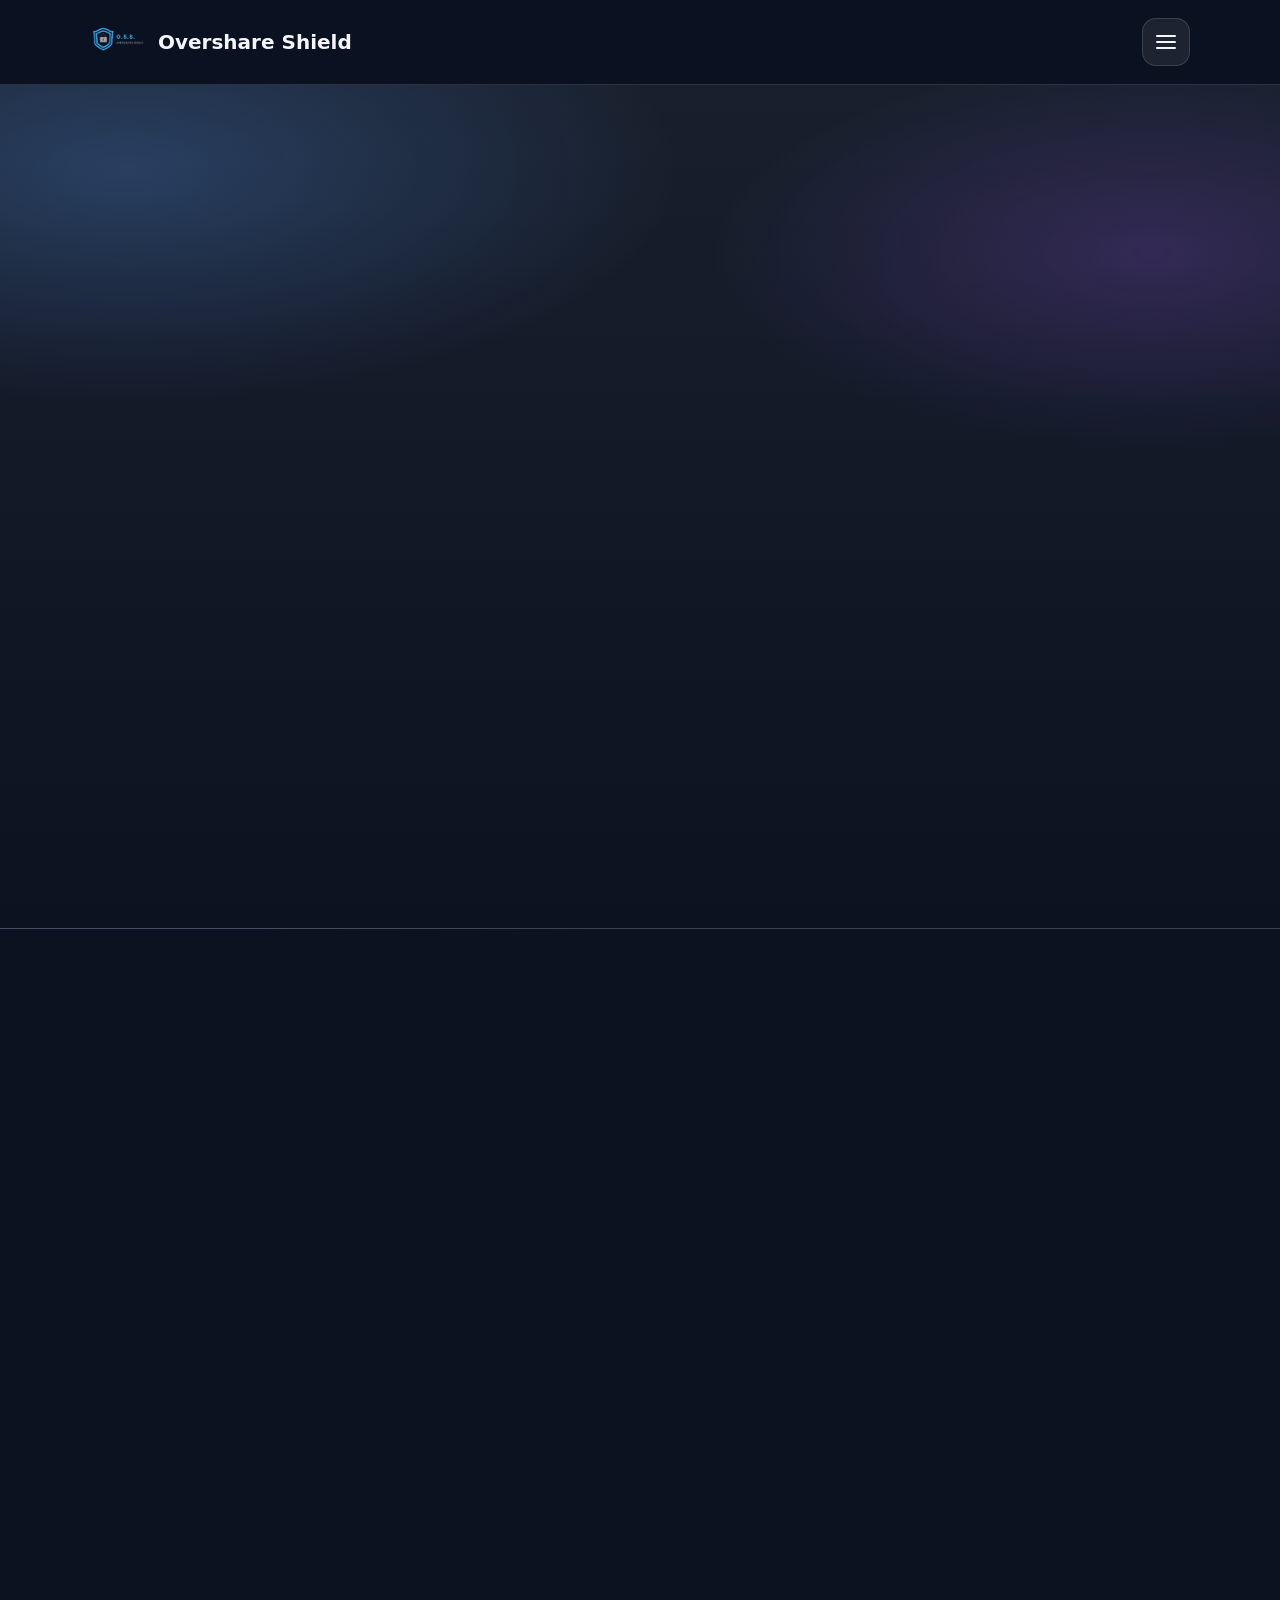
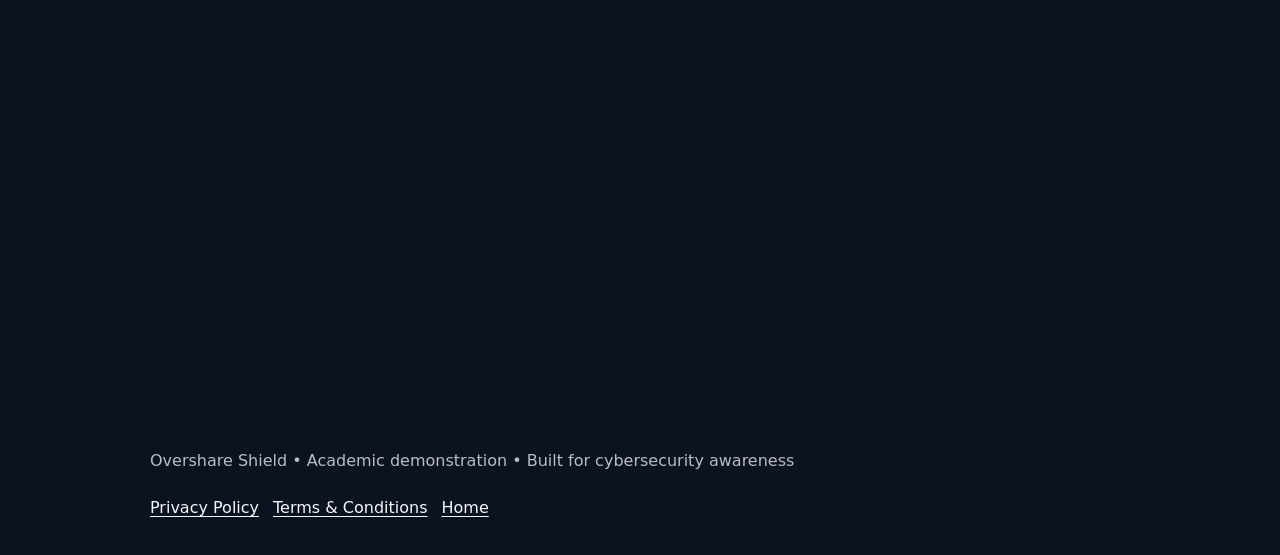
<file: docs/index.html>
<!doctype html>
<html lang="en">
<head>
  <meta charset="utf-8" />
  <meta name="viewport" content="width=device-width, initial-scale=1" />
  <title>Overshare Shield | Privacy Awareness Web App</title>
  <meta name="description" content="Overshare Shield is a web-based privacy awareness application that helps users identify oversharing risks and protect personal information online." />
  <link rel="stylesheet" href="styles.css" />
</head>

<body>
  <header class="header">
    <nav class="nav">
      <a class="brand" href="index.html#top">
        <img src="assets/images/OSS-Logo.png" alt="Overshare Shield logo" class="nav-logo">
        <span>Overshare Shield</span>
      </a>

      <button class="menu-btn" type="button" aria-label="Open menu" onclick="toggleMenu()">
        <span></span>
      </button>

      <div id="navLinks" class="nav-links-dropdown">
        <div class="nav-dropdown">
          <button class="dropdown-toggle" type="button" onclick="toggleHomeDropdown()">
            Home <span class="caret">▾</span>
          </button>

          <div id="homeDropdown" class="dropdown-menu">
            <a href="index.html#top">Overview</a>
            <a href="index.html#vision">Vision</a>
            <a href="index.html#problem">Problem</a>
            <a href="index.html#method">Methodology</a>
            <a href="index.html#diagram">System Diagram</a>
            <a href="index.html#tech-stack">Tech Stack</a>
            <a href="index.html#standards">Industry Standards</a>
            <a href="index.html#privacy">Privacy by Design</a>
            <a href="index.html#impact">Why It Matters</a>
            <a href="index.html#contact">Contact</a>
          </div>
        </div>

        <a href="process.html">Process</a>

        <a class="btn small" href="mailto:clittell@my.gcu.edu,taylor.durocher@gmail.com,bbarajas117@icloud.com,jford57@my.gcu.edu?subject=Overshare%20Shield%20Project%20Inquiry&body=Hi%20Team%2C%0A%0AI%20visited%20the%20Overshare%20Shield%20project%20site%20and%20had%20a%20question.%0A%0AName%3A%0AQuestion%3A%0A%0AThanks%2C">
          Contact the Team
        </a>
      </div>
    </nav>
  </header>

  <a id="top"></a>

  <section class="hero">
    <div class="container hero-single fade">
      <p class="tag">CLC Capstone • Web Application</p>
      <img src="assets/images/OSS-Logo.png" alt="Overshare Shield logo" class="hero-logo">
      <h1>Privacy awareness for social sharing</h1>
      <p class="subtext large">
        Overshare Shield is a privacy awareness web application designed to help users recognize when
        shared content may expose sensitive personal information. The project focuses on cybersecurity
        awareness, user consent, and privacy-first design.
      </p>

      <div class="cta-row">
        <a class="btn" href="#method">How It Works</a>
        <a class="btn ghost" href="process.html">View Process</a>
      </div>

      <div class="mini-points">
        <div class="mini-card">
          <div class="mini-title">User Controlled</div>
          <div class="mini-text">Only user-submitted content is analyzed</div>
        </div>
        <div class="mini-card">
          <div class="mini-title">Privacy First</div>
          <div class="mini-text">Built around transparency and data minimization</div>
        </div>
        <div class="mini-card">
          <div class="mini-title">Clear Results</div>
          <div class="mini-text">Privacy exposure is communicated in simple risk levels</div>
        </div>
      </div>
    </div>
  </section>

  <main class="container">
    <section id="vision" class="section fade">
      <div class="section-head">
        <h2>Vision</h2>
        <p class="muted">What Overshare Shield is ultimately designed to achieve.</p>
      </div>
      <p>
        Our vision is to empower everyday users to make safer online choices by turning privacy risks into clear,
        understandable feedback. Overshare Shield aims to promote long-term cybersecurity awareness, strengthen
        digital responsibility, and make privacy protection more accessible to non-technical users.
      </p>
    </section>

    <section id="problem" class="section fade">
      <div class="section-head">
        <h2>Problem</h2>
        <p class="muted">What we are solving.</p>
      </div>
      <p>
        Social platforms make it easy to share quickly, but many users do not realize how personal details such as
        contact information, identifiers, or location indicators can be collected and misused. Oversharing increases
        risk for phishing, identity theft, stalking, and social engineering.
      </p>
    </section>

    <section id="method" class="section fade">
      <div class="section-head">
        <h2>Methodology</h2>
        <p class="muted">How Overshare Shield works at a high level.</p>
      </div>

      <ol class="steps">
        <li><strong>User submits content</strong> for analysis.</li>
        <li><strong>Text is extracted</strong> from submitted text or images.</li>
        <li><strong>Personal identifiers are detected</strong> and classified.</li>
        <li><strong>Weighted scoring</strong> assigns higher scores to more sensitive items like phone numbers and emails.</li>
        <li><strong>Risk level output</strong> converts the score into Low, Medium, or High.</li>
        <li><strong>User control</strong> supports exporting results and deleting data.</li>
      </ol>
    </section>

    <section id="diagram" class="section fade">
      <div class="section-head">
        <h2>System Diagram</h2>
        <p class="muted">A visual overview of how Overshare Shield processes user-submitted content.</p>
      </div>

      <div class="diagram-card">
        <img src="assets/images/Process-workflow.png" alt="Overshare Shield system diagram" class="diagram-image">
      </div>
    </section>

    <section id="tech-stack" class="section fade">
      <div class="section-head">
        <h2>Tech Stack</h2>
        <p class="muted">Core technologies used to build and support the application.</p>
      </div>

      <div class="grid">
        <div class="card">
          <h3>Frontend</h3>
          <p>React and JavaScript power the user interface and interactive dashboard experience.</p>
        </div>

        <div class="card">
          <h3>Backend</h3>
          <p>FastAPI and Python manage processing logic, analysis, and communication between system components.</p>
        </div>

        <div class="card">
          <h3>Data Flow</h3>
          <p>JSON and multipart file uploads support communication between frontend input and backend analysis.</p>
        </div>

        <div class="card">
          <h3>Image Processing</h3>
          <p>Pillow is used for image handling, metadata review, and privacy-related image sanitation features.</p>
        </div>

        <div class="card">
          <h3>Validation</h3>
          <p>Pydantic supports structured validation and helps maintain clean, secure processing logic.</p>
        </div>

        <div class="card">
          <h3>Deployment Style</h3>
          <p>Overshare Shield is designed as a local-first web application to maximize privacy and reduce unnecessary exposure of user data.</p>
        </div>
      </div>
    </section>

    <section id="standards" class="section fade">
      <div class="section-head">
        <h2>Industry Standards Applied</h2>
        <p class="muted">Security and privacy guidance used in the design.</p>
      </div>

      <div class="table-wrap">
        <table class="table">
          <thead>
            <tr>
              <th>Standard</th>
              <th>Organization / Agency</th>
              <th>How it applies</th>
            </tr>
          </thead>
          <tbody>
            <tr>
              <td>ISO/IEC 27001</td>
              <td>ISO and IEC</td>
              <td>Guides secure processing and protection of user submitted data.</td>
            </tr>
            <tr>
              <td>ISO/IEC 29100</td>
              <td>ISO and IEC</td>
              <td>Supports privacy principles like data minimization and lawful processing.</td>
            </tr>
            <tr>
              <td>CCPA / CPRA</td>
              <td>State of California privacy law</td>
              <td>Supports deletion and export controls and transparency for users.</td>
            </tr>
            <tr>
              <td>COPPA</td>
              <td>Federal Trade Commission</td>
              <td>Supports safeguards for minors under 13 and consent focused design.</td>
            </tr>
            <tr>
              <td>NIST Privacy Framework</td>
              <td>NIST, U.S. Department of Commerce</td>
              <td>Aligns design to identify risks, control data use, protect data, and communicate clearly.</td>
            </tr>
          </tbody>
        </table>
      </div>
    </section>

    <section id="privacy" class="section fade">
      <div class="section-head">
        <h2>Privacy by Design</h2>
        <p class="muted">What we do to protect users from the start.</p>
      </div>

      <div class="grid">
        <div class="card">
          <h3>User Initiated Only</h3>
          <p>No background monitoring. The user decides what gets analyzed.</p>
        </div>
        <div class="card">
          <h3>Data Minimization</h3>
          <p>Only necessary content is processed to generate privacy risk feedback.</p>
        </div>
        <div class="card">
          <h3>User Control</h3>
          <p>Users can export results and delete analysis data.</p>
        </div>
      </div>

      <details class="details">
        <summary>View sample consent language</summary>
        <div class="details-body">
          <p><strong>Consent to Analyze Content</strong></p>
          <p>
            Overshare Shield analyzes content you voluntarily submit to identify potential privacy risks.
            No automatic data collection occurs. All analysis is initiated by you.
          </p>

          <p><strong>By continuing, you acknowledge:</strong></p>
          <ul>
            <li>You are submitting content voluntarily for privacy analysis.</li>
            <li>Only the content you provide will be processed.</li>
            <li>You may delete or export analysis results at any time.</li>
            <li>No data will be shared externally without your consent.</li>
            <li>If you are under 13, parental permission is required.</li>
          </ul>

          <p>
            This process aligns with privacy standards including ISO/IEC 27001, ISO/IEC 29100,
            CCPA/CPRA, COPPA, and the NIST Privacy Framework.
          </p>

          <p><strong>Consent options:</strong></p>
          <p>☐ I Consent</p>
          <p>✖ I Cancel</p>
        </div>
      </details>
    </section>

    <section id="impact" class="section fade">
      <div class="section-head">
        <h2>Why It Matters</h2>
        <p class="muted">Why Overshare Shield is important in today’s digital environment.</p>
      </div>

      <div class="grid">
        <div class="card">
          <h3>Prevents Oversharing Before It Happens</h3>
          <p>Many users share personal details online without realizing the risks. Overshare Shield helps identify those risks before content is posted or shared further.</p>
        </div>

        <div class="card">
          <h3>Reduces Real Cybersecurity Threats</h3>
          <p>Exposed personal information can contribute to phishing, identity theft, cyberstalking, and social engineering. The platform helps users recognize and reduce that exposure early.</p>
        </div>

        <div class="card">
          <h3>Makes Privacy Easy to Understand</h3>
          <p>Privacy tools are often too technical for everyday users. Overshare Shield turns complex risk into simple, actionable feedback that users can actually understand and use.</p>
        </div>

        <div class="card">
          <h3>Supports Digital Responsibility</h3>
          <p>The project encourages better online decision-making by helping users understand how their posts, images, and personal details may affect their security and privacy.</p>
        </div>
      </div>
    </section>

    <section id="contact" class="section fade">
      <div class="section-head">
        <h2>Contact</h2>
        <p class="muted">Questions about the project, design, or compliance approach.</p>
      </div>

      <div><strong>Team Emails:</strong></div>
      <div>clittell@my.gcu.edu</div>
      <div>taylor.durocher@gmail.com</div>
      <div>bbarajas117@icloud.com</div>
      <div>jford57@my.gcu.edu</div>

      <div class="cta-row" style="margin-top:14px;">
        <a class="btn" href="mailto:clittell@my.gcu.edu,taylor.durocher@gmail.com,bbarajas117@icloud.com,jford57@my.gcu.edu?subject=Overshare%20Shield%20Project%20Inquiry&body=Hi%20Team%2C%0A%0AI%20visited%20the%20Overshare%20Shield%20project%20site%20and%20had%20a%20question.%0A%0AName%3A%0AQuestion%3A%0A%0AThanks%2C">Email the Team</a>
        <a class="btn ghost" href="#top">Back to Top</a>
      </div>
    </section>

    <footer class="footer">
      <div class="footer-row">
        <p class="muted">
          Overshare Shield • Academic demonstration • Built for cybersecurity awareness
        </p>

        <div class="footer-links">
          <a class="link" href="assets/pdfs/Overshare Shied Privacy Policy (1).pdf" target="_blank" rel="noopener">Privacy Policy</a>
          <a class="link" href="assets/pdfs/Overshare Shield Terms of Use (1).pdf" target="_blank" rel="noopener">Terms & Conditions</a>
          <a class="link" href="index.html">Home</a>
        </div>
      </div>
    </footer>
  </main>

  <script src="site.js"></script>
</body>
</html>
</file>
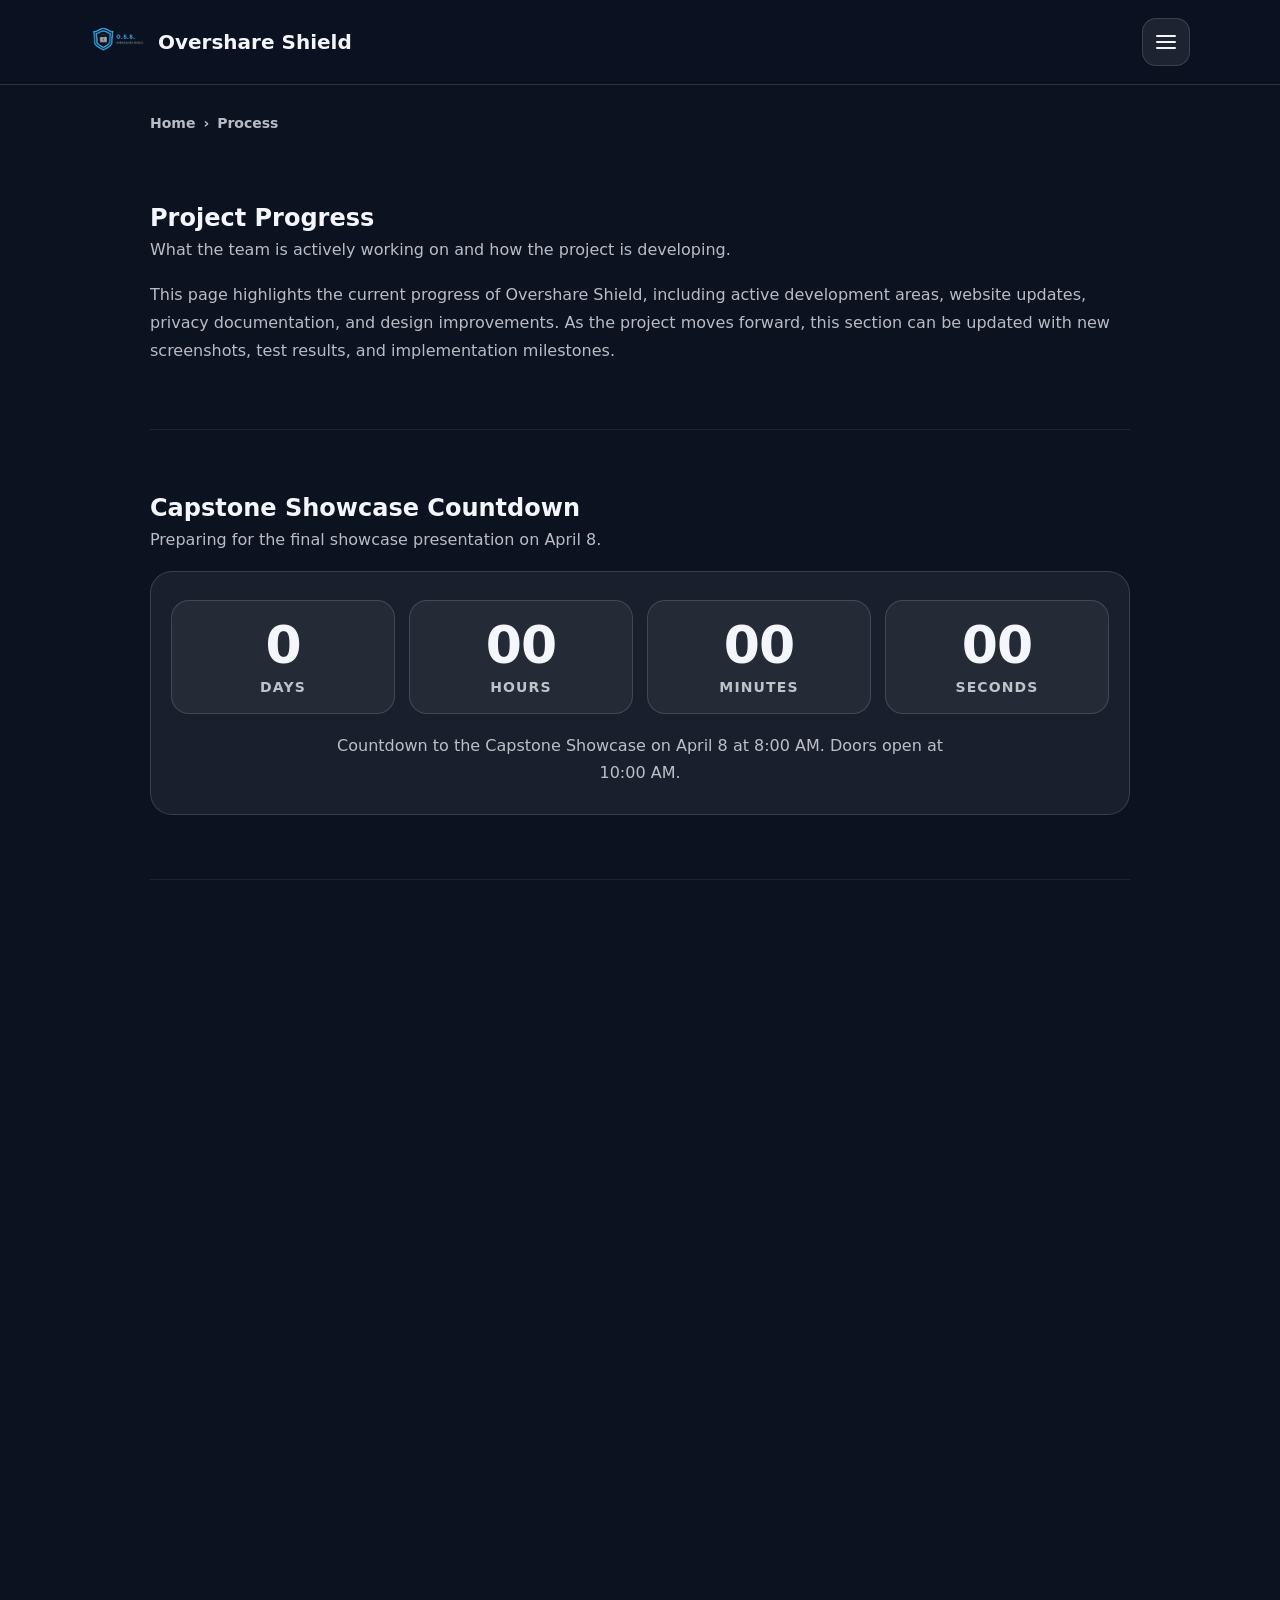
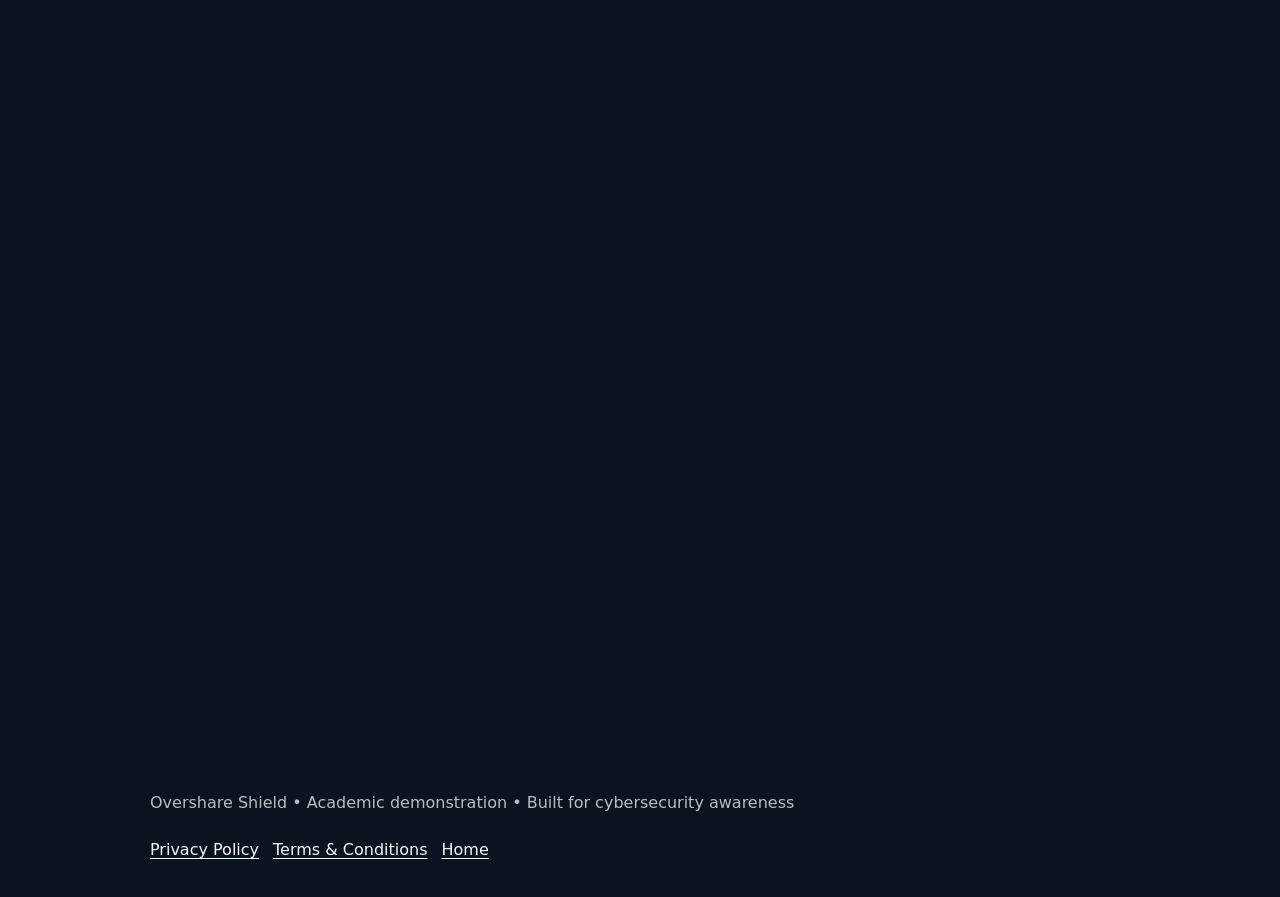
<file: docs/process.html>
<!doctype html>
<html lang="en">
<head>
  <meta charset="utf-8" />
  <meta name="viewport" content="width=device-width, initial-scale=1" />
  <title>Process | Overshare Shield</title>
  <meta name="description" content="Overshare Shield project progress and development process." />
  <link rel="stylesheet" href="styles.css" />
</head>

<body>
  <header class="header">
    <nav class="nav">
      <a class="brand" href="index.html#top">
        <img src="assets/images/OSS-Logo.png" alt="Overshare Shield logo" class="nav-logo">
        <span>Overshare Shield</span>
      </a>

      <button class="menu-btn" type="button" aria-label="Open menu" onclick="toggleMenu()">
        <span></span>
      </button>

      <div id="navLinks" class="nav-links-dropdown">
        <div class="nav-dropdown">
          <button class="dropdown-toggle" type="button" onclick="toggleHomeDropdown()">
            Home <span class="caret">▾</span>
          </button>

          <div id="homeDropdown" class="dropdown-menu">
            <a href="index.html#top">Overview</a>
            <a href="index.html#vision">Vision</a>
            <a href="index.html#problem">Problem</a>
            <a href="index.html#method">Methodology</a>
            <a href="index.html#diagram">System Diagram</a>
            <a href="index.html#tech-stack">Tech Stack</a>
            <a href="index.html#standards">Industry Standards</a>
            <a href="index.html#privacy">Privacy by Design</a>
            <a href="index.html#impact">Why It Matters</a>
            <a href="index.html#contact">Contact</a>
          </div>
        </div>

        <a href="process.html">Process</a>

        <a class="btn small" href="mailto:clittell@my.gcu.edu,taylor.durocher@gmail.com,bbarajas117@icloud.com,jford57@my.gcu.edu?subject=Overshare%20Shield%20Project%20Inquiry&body=Hi%20Team%2C%0A%0AI%20visited%20the%20Overshare%20Shield%20project%20site%20and%20had%20a%20question.%0A%0AName%3A%0AQuestion%3A%0A%0AThanks%2C">
          Contact the Team
        </a>
      </div>
    </nav>
  </header>

  <main class="container">
    <div class="page-back fade">
      <div class="breadcrumb">
        <a href="index.html">Home</a>
        <span>›</span>
        <span>Process</span>
      </div>
    </div>

    <section class="section fade">
      <div class="section-head">
        <h2>Project Progress</h2>
        <p class="muted">What the team is actively working on and how the project is developing.</p>
      </div>

      <p>
        This page highlights the current progress of Overshare Shield, including active development areas,
        website updates, privacy documentation, and design improvements. As the project moves forward, this
        section can be updated with new screenshots, test results, and implementation milestones.
      </p>
    </section>

    <section class="section fade">
      <div class="section-head">
        <h2>Capstone Showcase Countdown</h2>
        <p class="muted">Preparing for the final showcase presentation on April 8.</p>
      </div>

      <div class="countdown-box">
        <div class="countdown-grid">
          <div class="countdown-unit">
            <div class="countdown-number" id="countdownDays">0</div>
            <div class="countdown-unit-label">Days</div>
          </div>

          <div class="countdown-unit">
            <div class="countdown-number" id="countdownHours">0</div>
            <div class="countdown-unit-label">Hours</div>
          </div>

          <div class="countdown-unit">
            <div class="countdown-number" id="countdownMinutes">0</div>
            <div class="countdown-unit-label">Minutes</div>
          </div>

          <div class="countdown-unit">
            <div class="countdown-number" id="countdownSeconds">0</div>
            <div class="countdown-unit-label">Seconds</div>
          </div>
        </div>

        <p class="muted countdown-note">
          Countdown to the Capstone Showcase on April 8 at 8:00 AM. Doors open at 10:00 AM.
        </p>
      </div>
    </section>

    <section class="section fade">
      <div class="section-head">
        <h2>Current Development Status</h2>
        <p class="muted">A quick snapshot of where the project stands right now.</p>
      </div>

      <div class="grid progress-overview">
        <div class="card">
          <h3>Website Development</h3>
          <p>The homepage, process page, and supporting project content are actively being refined.</p>
          <span class="status in-progress">In Progress</span>
        </div>

        <div class="card">
          <h3>Privacy Documentation</h3>
          <p>Privacy policy, consent language, and terms of use have been finalized and linked into the project website.</p>
          <span class="status complete">Complete</span>
        </div>

        <div class="card">
          <h3>Capstone Showcase Poster</h3>
          <p>The showcase poster has been completed and now reflects the final project direction and design.</p>
          <span class="status complete">Complete</span>
        </div>

        <div class="card">
          <h3>Elevator Pitch</h3>
          <p>The team is currently developing a concise elevator pitch for the upcoming capstone showcase.</p>
          <span class="status in-progress">In Progress</span>
        </div>

        <div class="card">
          <h3>Privacy Enhancements</h3>
          <p>Metadata removal, consent UI improvements, and dashboard controls have been implemented.</p>
          <span class="status complete">Complete</span>
        </div>
      </div>
    </section>

    <section class="section fade">
      <div class="section-head">
        <h2>Work In Progress</h2>
      </div>

      <div class="progress-grid">
        <article class="progress-card">
          <div class="progress-image-wrap">
            <img src="assets/images/Homepageprocess.png" alt="Homepage progress screenshot" class="progress-image">
          </div>
          <div class="progress-content">
            <div class="progress-top">
              <h3>Homepage Development</h3>
              <span class="status in-progress">In Progress</span>
            </div>
            <p>
              The homepage is being refined to better present the project vision, methodology,
              industry standards, and privacy-first design principles.
            </p>
          </div>
        </article>

        <article class="progress-card">
          <div class="progress-image-wrap">
            <img src="assets/images/Secure Login.png" alt="Login credentials screenshot" class="progress-image">
          </div>
          <div class="progress-content">
            <div class="progress-top">
              <h3>Login Credentials Integration</h3>
              <span class="status complete">Complete</span>
            </div>
            <p>
              Login credentials were added to our application. This meets project industry standards such as the NIST Privacy Framework.
            </p>
          </div>
        </article>

        <article class="progress-card">
          <div class="progress-image-wrap">
            <img src="assets/images/Terms of Use.png" alt="Terms page screenshot" class="progress-image">
          </div>
          <div class="progress-content">
            <div class="progress-top">
              <h3>Terms of Use Setup</h3>
              <span class="status complete">Complete</span>
            </div>
            <p>
              The website and OSS now include a Terms of Use page to support transparency, legal clarity,
              and realistic product design.
            </p>
          </div>
        </article>

        <article class="progress-card">
          <div class="progress-image-wrap">
            <img src="assets/images/UIFixes.png" alt="UI mockup screenshot" class="progress-image">
          </div>
          <div class="progress-content">
            <div class="progress-top">
              <h3>UI and Layout Improvements</h3>
              <span class="status in-progress">In Progress</span>
            </div>
            <p>
              Visual layout, spacing, and navigation are being improved so the project feels
              more polished and visual-aid friendly.
            </p>
          </div>
        </article>

        <article class="progress-card">
          <div class="progress-image-wrap">
            <img src="assets/images/UserConsentRequirement.png" alt="User consent screenshot" class="progress-image">
          </div>
          <div class="progress-content">
            <div class="progress-top">
              <h3>User Consent Requirement</h3>
              <span class="status complete">Complete</span>
            </div>
            <p>
              User consent, an essential functional requirement, is added.
            </p>
          </div>
        </article>

        <article class="progress-card">
          <div class="progress-image-wrap">
            <img src="assets/images/ProcessPage.png" alt="Process page screenshot" class="progress-image">
          </div>
          <div class="progress-content">
            <div class="progress-top">
              <h3>Process Page Expansion</h3>
              <span class="status in-progress">In Progress</span>
            </div>
            <p>
              This page itself is being developed to provide a clear visual record of project progress,
              current focus areas, and next development steps.
            </p>
          </div>
        </article>

        <article class="progress-card">
          <div class="progress-image-wrap">
            <img src="assets/images/Capstone-Showcase-Poster.png" alt="Capstone showcase poster" class="progress-image">
          </div>
          <div class="progress-content">
            <div class="progress-top">
              <h3>Capstone Showcase Poster</h3>
              <span class="status complete">Complete</span>
            </div>
            <p>
              The capstone showcase poster has been finalized and summarizes the project problem, methodology,
              functional requirements, and applied industry standards in a presentation-ready format.
            </p>
          </div>
        </article>

        <article class="progress-card">
          <div class="progress-image-wrap">
            <img src="assets/images/elevator-pitch.png" alt="Elevator pitch preparation" class="progress-image">
          </div>
          <div class="progress-content">
            <div class="progress-top">
              <h3>Elevator Pitch Development</h3>
              <span class="status in-progress">In Progress</span>
            </div>
            <p>
              The team is currently preparing a short elevator pitch to communicate the purpose, value,
              and privacy-focused design of Overshare Shield during the showcase.
            </p>
          </div>
        </article>

        <article class="progress-card">
          <div class="progress-image-wrap">
            <img src="assets/images/image-erasure.png" alt="Image metadata erasure feature" class="progress-image">
          </div>
          <div class="progress-content">
            <div class="progress-top">
              <h3>Image Metadata Erasure</h3>
              <span class="status complete">Complete</span>
            </div>
            <p>
              A metadata removal feature was implemented to strip hidden data from uploaded images,
              reducing exposure of sensitive information such as location data and improving privacy protection.
              Users can also download the cleaned image.
            </p>
          </div>
        </article>

        <article class="progress-card">
          <div class="progress-image-wrap">
            <img src="assets/images/revamped-conset.png" alt="Consent UI redesign" class="progress-image">
          </div>
          <div class="progress-content">
            <div class="progress-top">
              <h3>Consent UI Redesign</h3>
              <span class="status complete">Complete</span>
            </div>
            <p>
              The user consent interface was redesigned to improve clarity, usability, and transparency,
              ensuring users clearly understand what data is being analyzed before proceeding.
            </p>
          </div>
        </article>

        <article class="progress-card">
          <div class="progress-image-wrap">
            <img src="assets/images/clear-dashboard.png" alt="Dashboard clear button feature" class="progress-image">
          </div>
          <div class="progress-content">
            <div class="progress-top">
              <h3>Dashboard Clear Function</h3>
              <span class="status complete">Complete</span>
            </div>
            <p>
              A clear button was added to the dashboard, allowing users to quickly remove submitted data
              and results, reinforcing user control and data minimization principles.
            </p>
          </div>
        </article>
      </div>
    </section>

    <section class="section fade">
      <div class="section-head">
        <h2>What Comes Next</h2>
        <p class="muted">Planned next steps for project development.</p>
      </div>

      <ol class="steps">
        <li>Finalize and practice the elevator pitch for the capstone showcase</li>
        <li>Prepare final presentation delivery and speaking roles</li>
        <li>Present Overshare Shield at the Capstone Showcase on April 8</li>
        <li>Graduate!</li>
      </ol>
    </section>

    <footer class="footer">
      <div class="footer-row">
        <p class="muted">
          Overshare Shield • Academic demonstration • Built for cybersecurity awareness
        </p>

        <div class="footer-links">
          <a class="link" href="assets/pdfs/Overshare Shied Privacy Policy (1).pdf" target="_blank" rel="noopener">Privacy Policy</a>
          <a class="link" href="assets/pdfs/Overshare Shield Terms of Use (1).pdf" target="_blank" rel="noopener">Terms & Conditions</a>
          <a class="link" href="index.html">Home</a>
        </div>
      </div>
    </footer>
  </main>

  <script src="site.js"></script>
</body>
</html>
</file>
<file: docs/styles.css>
:root{
  --bg:#0b1220;
  --panel:rgba(255,255,255,0.06);
  --card:rgba(255,255,255,0.08);
  --text:#f4f6fb;
  --muted:rgba(244,246,251,0.75);
  --border:rgba(255,255,255,0.14);
  --accent:rgba(93,161,255,0.70);
}

*{box-sizing:border-box}

html{
  scroll-behavior:smooth;
}

html,body{
  margin:0;
  padding:0;
  font-family:system-ui,-apple-system,Segoe UI,Roboto,Arial,sans-serif;
  color:var(--text);
  background:var(--bg);
}

a{
  color:inherit;
  text-decoration:none;
}

.container{
  width:min(980px,92%);
  margin:0 auto;
}

.muted{
  color:var(--muted);
}

.link{
  color:var(--text);
  text-decoration:underline;
  text-underline-offset:3px;
}

/* Header / Nav */

.header{
  position:sticky;
  top:0;
  z-index:1000;
  backdrop-filter:blur(12px);
  background:rgba(11,18,32,0.88);
  border-bottom:1px solid var(--border);
}

.nav{
  width:min(1100px,92%);
  margin:0 auto;
  display:flex;
  align-items:center;
  justify-content:space-between;
  gap:18px;
  padding:14px 0;
  position:relative;
}

.brand{
  display:flex;
  align-items:center;
  gap:12px;
  font-weight:800;
  font-size:20px;
  line-height:1;
  flex-shrink:0;
}

.nav-logo{
  height:56px;
  width:auto;
  display:block;
  flex-shrink:0;
}

.menu-btn{
  display:inline-flex;
  align-items:center;
  justify-content:center;
  width:48px;
  height:48px;
  border-radius:14px;
  border:1px solid var(--border);
  background:rgba(255,255,255,0.08);
  color:var(--text);
  cursor:pointer;
  padding:0;
  transition:background 180ms ease, transform 180ms ease;
}

.menu-btn:hover{
  background:rgba(255,255,255,0.14);
}

.menu-btn span{
  display:block;
  width:20px;
  height:2px;
  background:var(--text);
  border-radius:999px;
  position:relative;
}

.menu-btn span::before,
.menu-btn span::after{
  content:"";
  position:absolute;
  left:0;
  width:20px;
  height:2px;
  background:var(--text);
  border-radius:999px;
}

.menu-btn span::before{
  top:-6px;
}

.menu-btn span::after{
  top:6px;
}

.nav-links-dropdown{
  display:none;
  position:absolute;
  top:calc(100% + 10px);
  right:0;
  width:min(340px,92vw);
  padding:12px;
  border:1px solid var(--border);
  border-radius:18px;
  background:rgba(18,26,45,0.96);
  box-shadow:0 18px 40px rgba(0,0,0,0.28);
  flex-direction:column;
  gap:8px;
}

.nav-links-dropdown.show{
  display:flex;
}

.nav-links-dropdown > a,
.dropdown-toggle{
  display:block;
  width:100%;
  padding:12px 14px;
  border-radius:12px;
  background:rgba(255,255,255,0.04);
  font-size:15px;
  line-height:1.2;
  opacity:.96;
  color:var(--text);
  border:none;
  text-align:left;
  cursor:pointer;
}

.nav-links-dropdown > a:hover,
.dropdown-toggle:hover{
  background:rgba(255,255,255,0.08);
  text-decoration:none;
}

.nav-dropdown{
  display:flex;
  flex-direction:column;
  gap:8px;
}

.dropdown-menu{
  display:none;
  flex-direction:column;
  gap:6px;
  padding-left:10px;
}

.dropdown-menu.show{
  display:flex;
}

.dropdown-menu a{
  display:block;
  padding:10px 12px;
  border-radius:10px;
  background:rgba(255,255,255,0.03);
  font-size:14px;
}

.dropdown-menu a:hover{
  background:rgba(255,255,255,0.07);
}

.caret{
  float:right;
  opacity:0.7;
}

/* Hero */

.hero{
  padding:38px 0 64px;
  background:
    radial-gradient(1000px 420px at 10% 10%, rgba(93, 161, 255, 0.25), transparent 55%),
    radial-gradient(800px 350px at 90% 20%, rgba(165, 93, 255, 0.20), transparent 55%),
    linear-gradient(to bottom, rgba(255,255,255,0.06), transparent);
  border-bottom:1px solid var(--border);
}

.hero-single{
  max-width:860px;
  padding-top:8px;
}

.hero-single .subtext.large{
  max-width:760px;
  font-size:17px;
  line-height:1.8;
}

.hero-logo{
  width:280px;
  max-width:75%;
  margin:24px auto 16px;
  display:block;
  filter:drop-shadow(0 8px 22px rgba(0,0,0,0.22));
}

.tag{
  display:inline-block;
  padding:6px 10px;
  border-radius:999px;
  border:1px solid var(--border);
  background:rgba(255,255,255,0.06);
  color:var(--muted);
  margin:0 0 12px;
  font-size:13px;
}

/* Typography */

h1{
  margin:0 0 12px;
  font-size:clamp(30px,4vw,46px);
  letter-spacing:-0.3px;
}

h2{
  margin:0 0 10px;
  font-size:24px;
}

h3{
  margin:0 0 8px;
  font-size:16px;
}

.subtext{
  margin:0;
  color:var(--muted);
  max-width:75ch;
  line-height:1.65;
}

/* Buttons */

.cta-row{
  margin-top:18px;
  display:flex;
  gap:10px;
  flex-wrap:wrap;
}

.btn{
  display:inline-block;
  padding:10px 14px;
  border-radius:12px;
  border:1px solid var(--border);
  background:rgba(255,255,255,0.10);
  cursor:pointer;
}

.btn:hover{
  background:rgba(255,255,255,0.14);
}

.btn.ghost{
  background:transparent;
}

.btn.small{
  padding:8px 12px;
  border-radius:10px;
  text-decoration:none !important;
}

/* Intro cards */

.mini-points{
  margin-top:18px;
  display:grid;
  grid-template-columns:repeat(3, minmax(0,1fr));
  gap:12px;
}

.mini-card{
  padding:14px;
  border-radius:16px;
  border:1px solid var(--border);
  background:rgba(255,255,255,0.06);
}

.mini-title{
  font-weight:700;
  margin-bottom:4px;
}

.mini-text{
  color:var(--muted);
  font-size:13px;
}

/* Sections */

.section{
  padding:64px 0;
  border-bottom:1px solid rgba(255,255,255,0.08);
}

.section-head{
  margin-bottom:22px;
}

.section-head h2{
  margin-bottom:8px;
}

.section-head p{
  margin:0;
  color:var(--muted);
}

.section > p{
  margin:0;
  color:var(--muted);
  line-height:1.75;
  font-size:16px;
}

.steps{
  margin:0 0 0 18px;
  color:var(--muted);
  line-height:1.7;
}

.steps li{
  margin:10px 0;
}

/* Table */

.table-wrap{
  overflow:auto;
  border-radius:16px;
  margin-top:14px;
}

.table{
  width:100%;
  min-width:760px;
  border-collapse:collapse;
  border:1px solid var(--border);
  background:rgba(255,255,255,0.04);
}

.table th,
.table td{
  padding:14px;
  border-bottom:1px solid var(--border);
  vertical-align:top;
}

.table th{
  text-align:left;
  background:rgba(255,255,255,0.06);
}

.table tr:last-child td{
  border-bottom:none;
}

/* Cards */

.grid{
  display:grid;
  grid-template-columns:repeat(auto-fit, minmax(220px, 1fr));
  gap:14px;
  margin-top:14px;
}

.card{
  border:1px solid var(--border);
  border-radius:18px;
  padding:16px;
  background:rgba(255,255,255,0.06);
}

.card p{
  margin:0;
  color:var(--muted);
  line-height:1.65;
}

.card,
.progress-card,
.diagram-card{
  transition:transform 220ms ease, box-shadow 220ms ease, border-color 220ms ease;
}

.card:hover,
.progress-card:hover,
.diagram-card:hover{
  transform:translateY(-4px);
  box-shadow:0 14px 30px rgba(0,0,0,0.18);
  border-color:rgba(255,255,255,0.22);
}

/* Diagram */

.diagram-card{
  border:1px solid var(--border);
  border-radius:22px;
  padding:18px;
  background:rgba(255,255,255,0.06);
  margin-top:14px;
}

.diagram-image{
  width:100%;
  max-width:700px;
  margin:0 auto;
  max-height:520px;
  object-fit:contain;
  display:block;
  border-radius:14px;
}

/* Details */

.details{
  margin-top:14px;
  border:1px solid var(--border);
  border-radius:16px;
  background:rgba(255,255,255,0.05);
  padding:12px 14px;
}

.details summary{
  cursor:pointer;
  font-weight:700;
}

.details-body{
  padding-top:10px;
  color:var(--muted);
  line-height:1.65;
}

.details-body ul{
  margin:10px 0 10px 20px;
  color:var(--muted);
  line-height:1.7;
}

.details-body li{
  margin:6px 0;
}

/* Contact */

.contact-box{
  margin-top:10px;
  border:1px solid var(--border);
  border-radius:18px;
  padding:16px;
  background:rgba(255,255,255,0.06);
  color:var(--muted);
  line-height:1.75;
  font-size:16px;
}

/* Footer */

.footer{
  padding:26px 0 38px;
}

.footer-row{
  display:flex;
  justify-content:space-between;
  align-items:center;
  gap:12px;
  flex-wrap:wrap;
}

.footer-links{
  display:flex;
  gap:14px;
  align-items:center;
}

/* Fade */

.fade{
  opacity:0;
  transform:translateY(18px);
  transition:opacity 650ms ease, transform 650ms ease;
  will-change:opacity, transform;
}

.fade.show{
  opacity:1;
  transform:translateY(0);
}

/* Process page */

.progress-overview .card{
  position:relative;
  padding-bottom:48px;
}

.status{
  display:inline-block;
  margin-top:10px;
  padding:6px 10px;
  border-radius:999px;
  font-size:12px;
  font-weight:700;
  letter-spacing:0.2px;
}

.status.complete{
  background:rgba(85, 181, 110, 0.18);
  border:1px solid rgba(85, 181, 110, 0.35);
  color:#baf0c8;
}

.status.in-progress{
  background:rgba(93,161,255,0.18);
  border:1px solid rgba(93,161,255,0.35);
  color:#c8ddff;
}

.status.upcoming{
  background:rgba(255, 196, 87, 0.18);
  border:1px solid rgba(255, 196, 87, 0.35);
  color:#ffe5aa;
}

.progress-grid{
  display:grid;
  grid-template-columns:repeat(auto-fit, minmax(300px, 1fr));
  gap:20px;
  margin-top:16px;
}

.progress-card{
  display:flex;
  flex-direction:column;
  border:1px solid var(--border);
  border-radius:20px;
  background:rgba(255,255,255,0.06);
  overflow:hidden;
  height:100%;
}

.progress-image-wrap{
  width:100%;
  height:180px;
  overflow:hidden;
  background:rgba(0,0,0,0.18);
  border-bottom:1px solid var(--border);
}

.progress-image{
  width:100%;
  height:100%;
  object-fit:cover;
  display:block;
}

.progress-content{
  padding:16px;
}

.progress-top{
  display:flex;
  justify-content:space-between;
  align-items:flex-start;
  gap:10px;
  margin-bottom:8px;
}

.progress-top h3{
  margin:0;
}

.progress-content p{
  margin:0;
  color:var(--muted);
  line-height:1.7;
}

/* Countdown */

.countdown-box{
  margin-top:16px;
  border:1px solid var(--border);
  border-radius:22px;
  padding:28px 20px;
  background:rgba(255,255,255,0.06);
  text-align:center;
  backdrop-filter:blur(6px);
}

.countdown-grid{
  display:grid;
  grid-template-columns:repeat(4, minmax(0, 1fr));
  gap:14px;
  margin-bottom:18px;
}

.countdown-unit{
  border:1px solid var(--border);
  border-radius:18px;
  padding:18px 12px;
  background:rgba(255,255,255,0.05);
}

.countdown-number{
  font-size:52px;
  font-weight:800;
  line-height:1;
  letter-spacing:-1px;
  margin-bottom:8px;
  animation:popIn 0.5s ease;
}

.countdown-unit-label{
  font-size:14px;
  font-weight:700;
  color:var(--muted);
  text-transform:uppercase;
  letter-spacing:0.08em;
}

.countdown-note{
  max-width:620px;
  margin:0 auto;
  line-height:1.7;
}

@keyframes popIn{
  from{
    transform:scale(0.92);
    opacity:0.65;
  }
  to{
    transform:scale(1);
    opacity:1;
  }
}

/* Breadcrumb */

.page-back{
  padding-top:28px;
  padding-bottom:8px;
}

.breadcrumb{
  display:inline-flex;
  align-items:center;
  gap:8px;
  color:var(--muted);
  font-size:14px;
  font-weight:600;
}

.breadcrumb a{
  color:var(--muted);
  text-decoration:none;
  transition:color 0.2s ease;
}

.breadcrumb a:hover{
  color:var(--text);
  text-decoration:underline;
}

/* Responsive */

@media (max-width: 900px){
  .mini-points{
    grid-template-columns:1fr;
  }
}

@media (max-width: 700px){
  .countdown-grid{
    grid-template-columns:repeat(2, minmax(0, 1fr));
  }

  .countdown-number{
    font-size:40px;
  }
}

@media (max-width: 480px){
  .nav{
    width:94%;
    padding:12px 0;
  }

  .brand{
    font-size:17px;
    gap:10px;
  }

  .nav-logo{
    height:42px;
  }

  .menu-btn{
    width:44px;
    height:44px;
  }

  .nav-links-dropdown{
    width:min(300px, 94vw);
  }

  .countdown-number{
    font-size:34px;
  }

  .countdown-unit{
    padding:16px 10px;
  }
}
</file>
